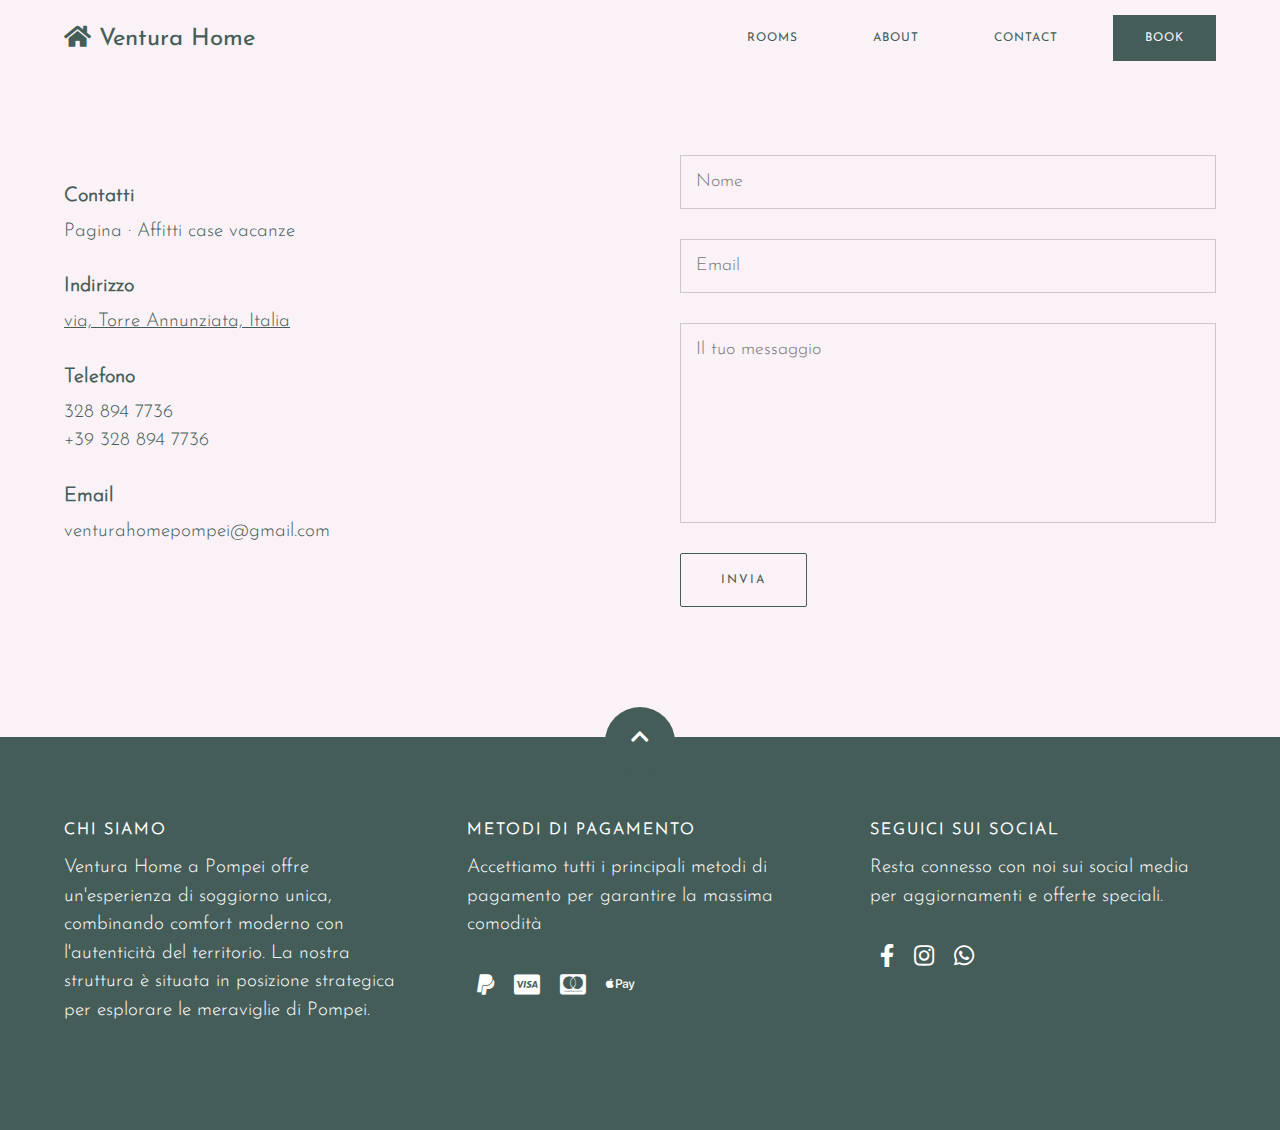
<file: contact.html>
<!DOCTYPE html>
<html lang="en">

<head>
    <meta charset="UTF-8">
    <meta name="viewport" content="width=device-width, initial-scale=1.0">
    <title>Contact - Ventura Home</title>
    <link rel="stylesheet" href="https://cdnjs.cloudflare.com/ajax/libs/font-awesome/5.14.0/css/all.min.css">
    <link rel="stylesheet" href="style.css">
</head>

<body>
    <!-- NAVBAR -->
    <div class="container">
        <nav class="navbar">
            <a class="logo" href="index.html">
                <i class="fas fa-home" style="margin-right: 8px; color: var(--main-color);"></i>Ventura Home
            </a>
            <input type="checkbox" id="check">
            <label for="check">
                <i class="fas fa-bars" id="open"></i>
                <i class="fas fa-times" id="close"></i>
            </label>
            <ul class="nav-list">
                <li class="nav-item"><a href="rooms.html" class="nav-link">Rooms</a></li>
                <li class="nav-item"><a href="about.html" class="nav-link">About</a></li>
                <li class="nav-item"><a href="contact.html" class="nav-link">Contact</a></li>
                <li class="nav-item"><a href="rooms.html" class="nav-link book-btn">Book</a></li>
            </ul>
        </nav>
    </div>

    <!-- CONTACT SECTION -->
    <section id="contact" class="contact">
        <div class="container">
            <div class="row">
                <div class="col-2">
                    <div>
                        <h3>Contatti</h3>
                        <p>Pagina · Affitti case vacanze</p>
                    </div>
                    <div>
                        <h3>Indirizzo</h3>
                        <p><a href="https://www.google.com/maps/dir/?api=1&destination=40.73961,14.47342&authuser=1" target="_blank" style="color:inherit;text-decoration:underline;">via, Torre Annunziata, Italia</a></p>
                    </div>
                    <div>
                        <h3>Telefono</h3>
                        <p>328 894 7736</p>
                        <p>+39 328 894 7736</p>
                    </div>
                    <div>
                        <h3>Email</h3>
                        <p>venturahomepompei@gmail.com</p>
                    </div>
                </div>
                <div class="col-2">
                    <form>
                        <input type="text" placeholder="Nome" required>
                        <input type="email" placeholder="Email" required>
                        <textarea rows="5" cols="20" placeholder="Il tuo messaggio" required></textarea>
                        <button class="btn btn-white">Invia</button>
                    </form>
                </div>
            </div>
        </div>
    </section>

    <!-- FOOTER SECTION -->
    <footer>
        <div class="container">
            <div class="back-to-top">
                <a href="#contact"><i class="fas fa-chevron-up"></i></a>
            </div>
            <div class="footer__content row">
                <div class="col-3">
                    <h4>Chi Siamo</h4>
                    <p>Ventura Home a Pompei offre un'esperienza di soggiorno unica, combinando comfort moderno con l'autenticità del territorio. La nostra struttura è situata in posizione strategica per esplorare le meraviglie di Pompei.</p>
                </div>
                <div class="col-3">
                    <h4>Metodi di Pagamento</h4>
                    <p>Accettiamo tutti i principali metodi di pagamento per garantire la massima comodità</p>
                    <ul class="payment-methods">
                        <li>
                            <a href="#">
                                <i class="fab fa-paypal"></i>
                            </a>
                        </li>
                        <li>
                            <a href="#">
                                <i class="fab fa-cc-visa"></i>
                            </a>
                        </li>
                        <li>
                            <a href="#">
                                <i class="fab fa-cc-mastercard"></i>
                            </a>
                        </li>
                        <li>
                            <a href="#">
                                <i class="fab fa-apple-pay"></i>
                            </a>
                        </li>
                    </ul>
                </div>
                <div class="col-3">
                    <h4>Seguici sui Social</h4>
                    <p>Resta connesso con noi sui social media per aggiornamenti e offerte speciali.</p>
                    <ul class="social-icons">
                        <li>
                            <a href="https://www.facebook.com/share/16snSCF1HB/" target="_blank">
                                <i class="fab fa-facebook-f"></i>
                            </a>
                        </li>
                        <li>
                            <a href="https://www.instagram.com/ventura.home.pompei?igsh=bG5ibWE4ajFhMGQ3" target="_blank">
                                <i class="fab fa-instagram"></i>
                            </a>
                        </li>
                        <li>
                            <a href="https://wa.me/393288947736" target="_blank">
                                <i class="fab fa-whatsapp"></i>
                            </a>
                        </li>
                    </ul>
                </div>
            </div>
        </div>
    </footer>
</body>

</html>
</file>
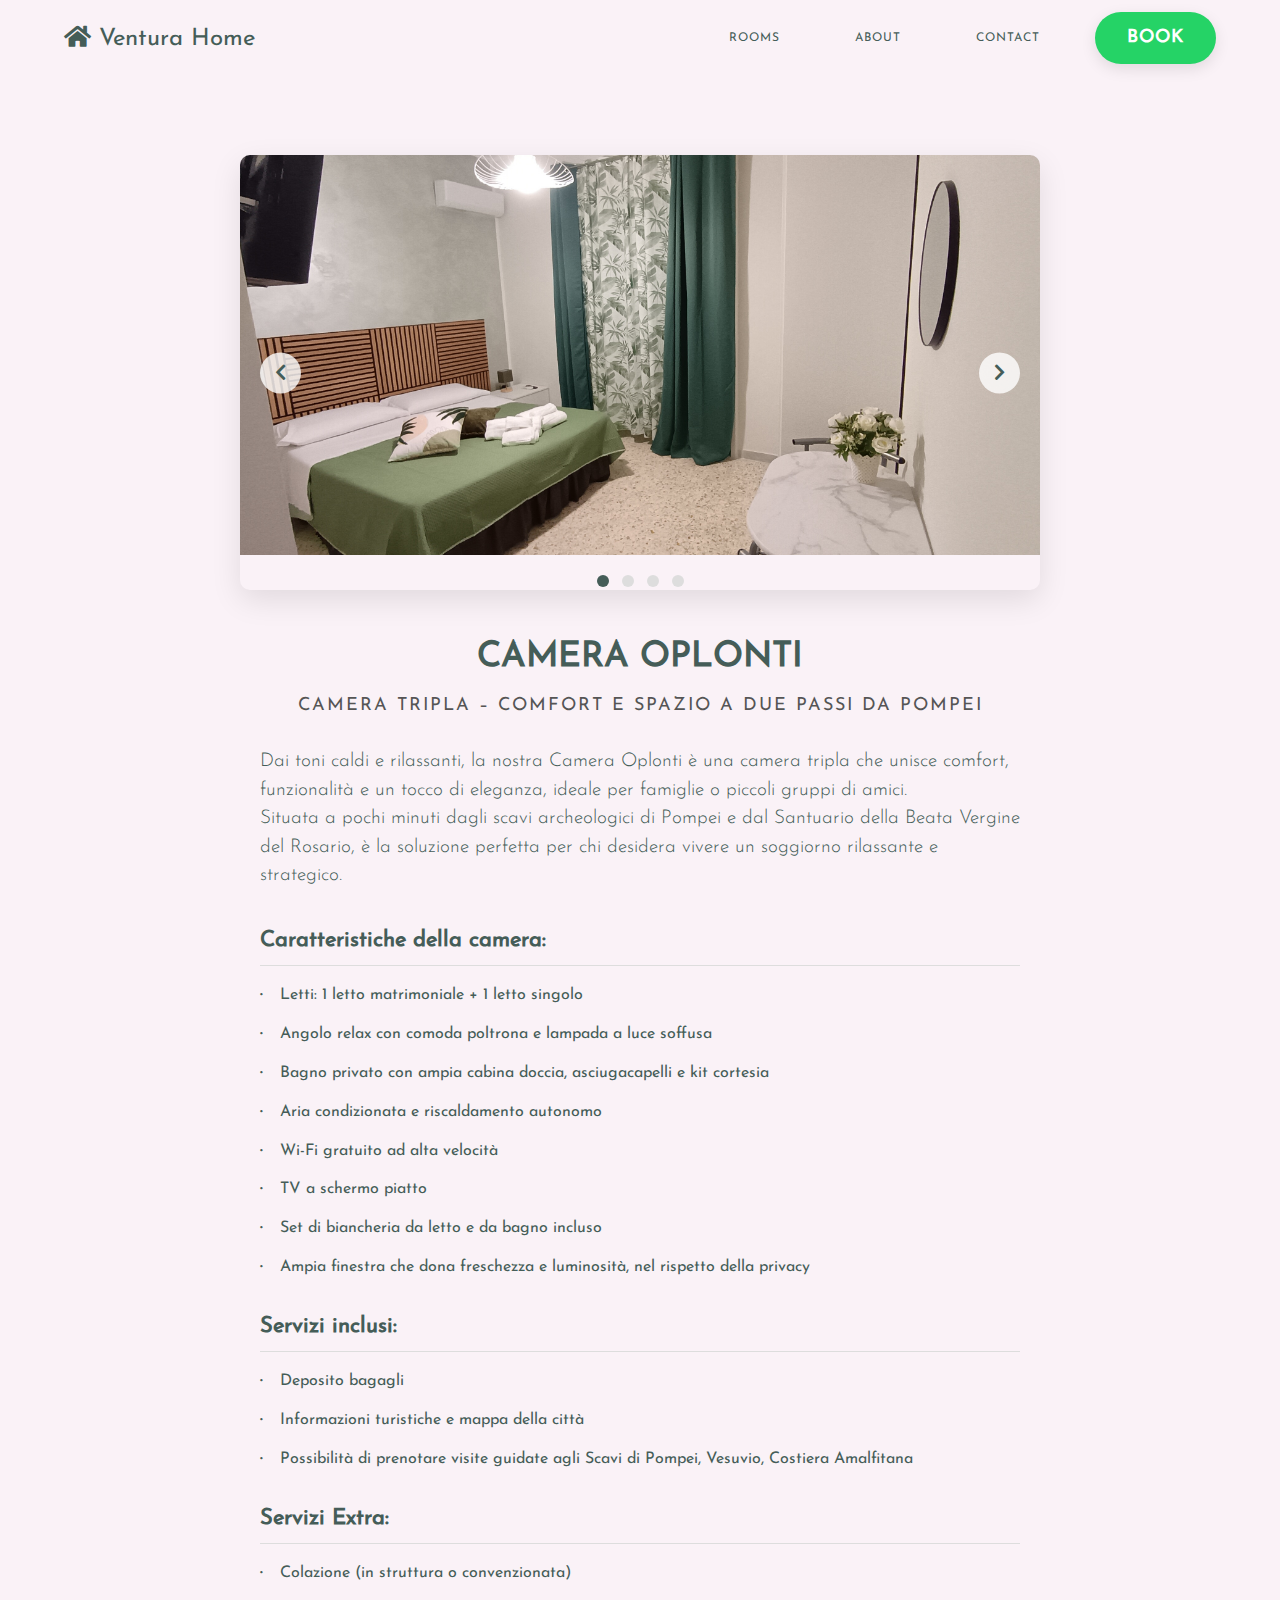
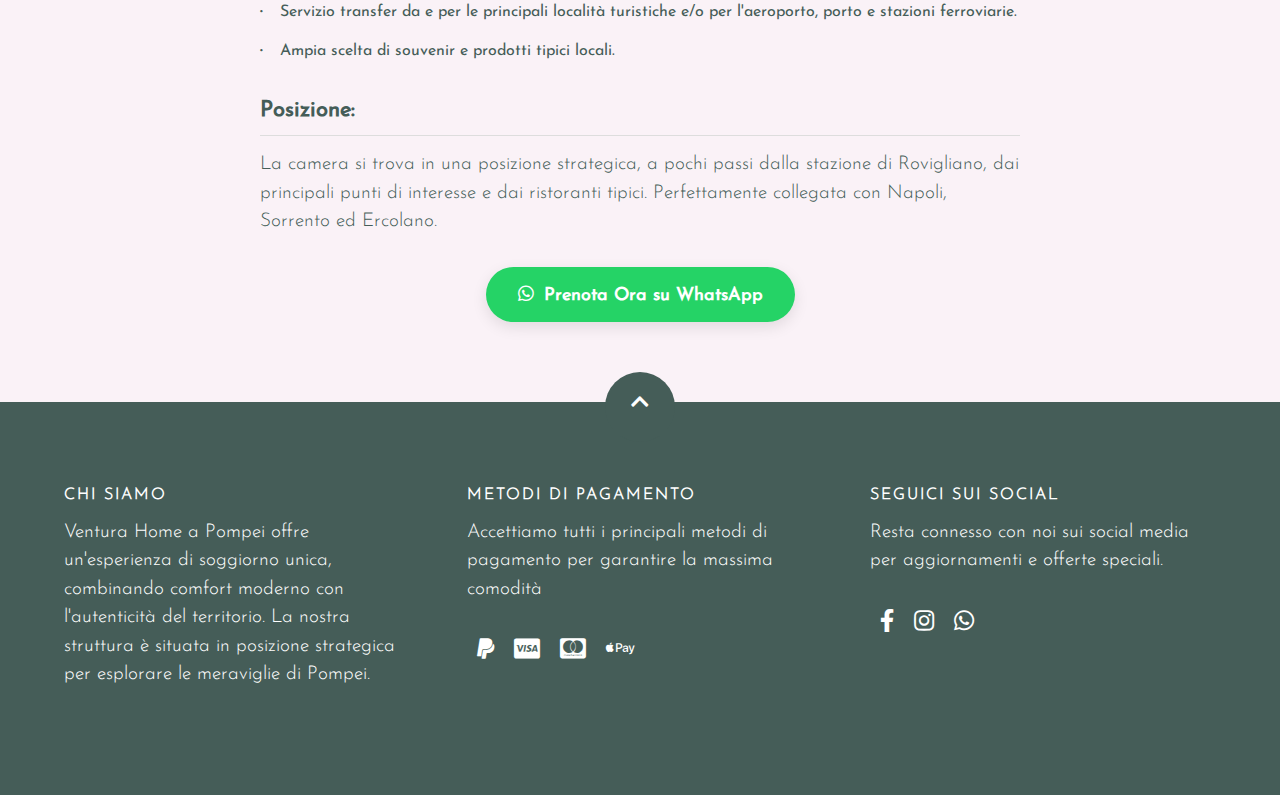
<file: room-detail-1.html>
<!DOCTYPE html>
<html lang="it">

<head>
    <meta charset="UTF-8">
    <meta name="viewport" content="width=device-width, initial-scale=1.0">
    <title>Camera Oplonti - Ventura Home</title>
    <link rel="stylesheet" href="https://cdnjs.cloudflare.com/ajax/libs/font-awesome/5.14.0/css/all.min.css">
    <link rel="stylesheet" href="style.css">
    <style>
        /* Assicuriamo che il menu desktop funzioni correttamente */
        @media screen and (min-width: 901px) {
            label { display: none !important; }
            .nav-list {
                display: flex !important;
                position: static !important;
                flex-direction: row !important;
                background-color: transparent !important;
                height: auto !important;
                width: auto !important;
                align-items: center !important;
            }
            .nav-item:not(:last-child) { margin-right: 3.5rem !important; }
        }

        /* Stili per il carosello delle immagini */
        .room-detail {
            padding: 80px 0;
            background-color: var(--white-pinkish-color);
        }

        .carousel-container {
            position: relative;
            max-width: 800px;
            margin: 0 auto 50px;
            border-radius: 10px;
            overflow: hidden;
            box-shadow: 0 10px 30px rgba(0, 0, 0, 0.1);
        }

        .carousel {
            position: relative;
            width: 100%;
            height: 400px;
        }

        .carousel-slide {
            display: none;
            width: 100%;
            height: 100%;
        }

        .carousel-slide.active {
            display: block;
        }

        .carousel-slide img {
            width: 100%;
            height: 100%;
            object-fit: cover;
        }

        .carousel-nav {
            position: absolute;
            top: 50%;
            transform: translateY(-50%);
            background: rgba(255, 255, 255, 0.8);
            border: none;
            padding: 10px 15px;
            cursor: pointer;
            font-size: 18px;
            color: var(--main-color);
            border-radius: 50%;
            transition: all 0.3s ease;
        }

        .carousel-nav:hover {
            background: rgba(255, 255, 255, 1);
            transform: translateY(-50%) scale(1.1);
        }

        .carousel-prev {
            left: 20px;
        }

        .carousel-next {
            right: 20px;
        }

        .carousel-dots {
            text-align: center;
            margin-top: 20px;
        }

        .dot {
            display: inline-block;
            width: 12px;
            height: 12px;
            border-radius: 50%;
            background: #ddd;
            margin: 0 5px;
            cursor: pointer;
            transition: all 0.3s ease;
        }

        .dot.active {
            background: var(--main-color);
        }

        .room-detail-content {
            max-width: 800px;
            margin: 0 auto;
            color: var(--main-color);
            text-align: center;
        }

        .room-detail-content h1 {
            font-size: 3.5rem;
            margin-bottom: 10px;
            color: var(--main-color);
            text-transform: uppercase;
        }
        
        .room-detail-content h2 {
            font-size: 1.8rem;
            font-weight: 300;
            color: #555;
            margin-bottom: 30px;
        }

        .room-description, .room-info-section {
            font-size: 1.6rem;
            line-height: 1.8;
            margin-bottom: 30px;
            text-align: left;
            padding: 0 20px;
        }

        .room-info-section h3 {
            font-size: 2.2rem;
            margin-top: 25px;
            margin-bottom: 15px;
            padding-bottom: 5px;
            border-bottom: 1px solid #ddd;
        }

        .room-info-section ul {
            list-style: none;
            padding-left: 0;
        }

        .room-info-section ul li {
            margin-bottom: 10px;
            padding-left: 20px;
            position: relative;
        }
        
        .room-info-section ul li::before {
            content: '·';
            position: absolute;
            left: 0;
            font-weight: bold;
            color: var(--main-color);
        }
        
        /* Stili per il pulsante WhatsApp */
        .book-btn {
             /* Stili globali già presenti nel tuo file CSS */
             display: inline-block;
             padding: 15px 30px;
             background-color: #25d366;
             color: white;
             text-decoration: none;
             border-radius: 50px;
             font-size: 1.8rem;
             font-weight: bold;
             transition: all 0.3s ease;
             box-shadow: 0 5px 15px rgba(0, 0, 0, 0.1);
        }

        .book-btn:hover {
            background: #128c7e;
            transform: translateY(-3px);
            box-shadow: 0 10px 20px rgba(0, 0, 0, 0.2);
        }

        .book-btn i {
            margin-right: 10px;
        }

        @media (max-width: 768px) {
            .carousel {
                height: 250px;
            }
            
            .room-detail-content h1 {
                font-size: 2.5rem;
            }
            
            .carousel-nav {
                padding: 8px 12px;
                font-size: 16px;
            }
        }
    </style>
</head>

<body>
    <div class="container">
        <nav class="navbar">
            <a class="logo" href="index.html">
                <i class="fas fa-home" style="margin-right: 8px; color: var(--main-color);"></i>Ventura Home
            </a>
            <input type="checkbox" id="check">
            <label for="check">
                <i class="fas fa-bars" id="open"></i>
                <i class="fas fa-times" id="close"></i>
            </label>
            <ul class="nav-list">
                <li class="nav-item"><a href="rooms.html" class="nav-link">Rooms</a></li>
                <li class="nav-item"><a href="about.html" class="nav-link">About</a></li>
                <li class="nav-item"><a href="contact.html" class="nav-link">Contact</a></li>
                <li class="nav-item"><a href="rooms.html" class="nav-link book-btn">Book</a></li>
            </ul>
        </nav>
    </div>

    <section class="room-detail">
        <div class="container">
            <div class="carousel-container">
                <div class="carousel">
                    <div class="carousel-slide active">
                        <img src="images/oplonti/IMG_20250730_203526.jpg" alt="Camera Oplonti - Vista principale">
                    </div>
                    <div class="carousel-slide">
                        <img src="images/oplonti/IMG_20250730_203536.jpg" alt="Camera Oplonti - Dettaglio letto">
                    </div>
                    <div class="carousel-slide">
                        <img src="images/oplonti/IMG-20250815-WA0038.jpg" alt="Camera Oplonti - Bagno">
                    </div>
                    <div class="carousel-slide">
                        <img src="images/oplonti/IMG-20250815-WA0057.jpg" alt="Camera Oplonti - Area relax">
                    </div>
                </div>
                <button class="carousel-nav carousel-prev" onclick="changeSlide(-1)">
                    <i class="fas fa-chevron-left"></i>
                </button>
                <button class="carousel-nav carousel-next" onclick="changeSlide(1)">
                    <i class="fas fa-chevron-right"></i>
                </button>
                <div class="carousel-dots">
                    <span class="dot active" onclick="currentSlide(1)"></span>
                    <span class="dot" onclick="currentSlide(2)"></span>
                    <span class="dot" onclick="currentSlide(3)"></span>
                    <span class="dot" onclick="currentSlide(4)"></span>
                </div>
            </div>

            <div class="room-detail-content">
                <h1>Camera Oplonti</h1>
                <h2>Camera Tripla – Comfort e Spazio a due passi da Pompei</h2>
                
                <div class="room-description">
                    <p>Dai toni caldi e rilassanti, la nostra Camera Oplonti è una camera tripla che unisce comfort, funzionalità e un tocco di eleganza, ideale per famiglie o piccoli gruppi di amici.</p>
                    <p>Situata a pochi minuti dagli scavi archeologici di Pompei e dal Santuario della Beata Vergine del Rosario, è la soluzione perfetta per chi desidera vivere un soggiorno rilassante e strategico.</p>
                </div>
                
                <div class="room-info-section">
                    <h3>Caratteristiche della camera:</h3>
                    <ul>
                        <li>Letti: 1 letto matrimoniale + 1 letto singolo</li>
                        <li>Angolo relax con comoda poltrona e lampada a luce soffusa</li>
                        <li>Bagno privato con ampia cabina doccia, asciugacapelli e kit cortesia</li>
                        <li>Aria condizionata e riscaldamento autonomo</li>
                        <li>Wi-Fi gratuito ad alta velocità</li>
                        <li>TV a schermo piatto</li>
                        <li>Set di biancheria da letto e da bagno incluso</li>
                        <li>Ampia finestra che dona freschezza e luminosità, nel rispetto della privacy</li>
                    </ul>

                    <h3>Servizi inclusi:</h3>
                    <ul>
                        <li>Deposito bagagli</li>
                        <li>Informazioni turistiche e mappa della città</li>
                        <li>Possibilità di prenotare visite guidate agli Scavi di Pompei, Vesuvio, Costiera Amalfitana</li>
                    </ul>

                    <h3>Servizi Extra:</h3>
                    <ul>
                        <li>Colazione (in struttura o convenzionata)</li>
                        <li>Servizio transfer da e per le principali località turistiche e/o per l'aeroporto, porto e stazioni ferroviarie.</li>
                        <li>Ampia scelta di souvenir e prodotti tipici locali.</li>
                    </ul>

                    <h3>Posizione:</h3>
                    <p>La camera si trova in una posizione strategica, a pochi passi dalla stazione di Rovigliano, dai principali punti di interesse e dai ristoranti tipici. Perfettamente collegata con Napoli, Sorrento ed Ercolano.</p>
                </div>

                <a href="https://wa.me/393123456789?text=Ciao! Vorrei prenotare la Camera Oplonti per le seguenti date:" class="book-btn" target="_blank">
                    <i class="fab fa-whatsapp"></i>Prenota Ora su WhatsApp
                </a>
            </div>
        </div>
    </section>

    <footer>
        <div class="container">
            <div class="back-to-top">
                <a href="#"><i class="fas fa-chevron-up"></i></a>
            </div>
            <div class="footer__content row">
                <div class="col-3">
                    <h4>Chi Siamo</h4>
                    <p>Ventura Home a Pompei offre un'esperienza di soggiorno unica, combinando comfort moderno con l'autenticità del territorio. La nostra struttura è situata in posizione strategica per esplorare le meraviglie di Pompei.</p>
                </div>
                <div class="col-3">
                    <h4>Metodi di Pagamento</h4>
                    <p>Accettiamo tutti i principali metodi di pagamento per garantire la massima comodità</p>
                    <ul class="payment-methods">
                        <li><a href="#"><i class="fab fa-paypal"></i></a></li>
                        <li><a href="#"><i class="fab fa-cc-visa"></i></a></li>
                        <li><a href="#"><i class="fab fa-cc-mastercard"></i></a></li>
                        <li><a href="#"><i class="fab fa-apple-pay"></i></a></li>
                    </ul>
                </div>
                <div class="col-3">
                    <h4>Seguici sui Social</h4>
                    <p>Resta connesso con noi sui social media per aggiornamenti e offerte speciali.</p>
                    <ul class="social-icons">
                        <li><a href="https://www.facebook.com/share/16snSCF1HB/" target="_blank"><i class="fab fa-facebook-f"></i></a></li>
                        <li><a href="https://www.instagram.com/ventura.home.pompei?igsh=bG5ibWE4ajFhMGQ3" target="_blank"><i class="fab fa-instagram"></i></a></li>
                        <li><a href="https://wa.me/393288947736" target="_blank"><i class="fab fa-whatsapp"></i></a></li>
                    </ul>
                </div>
            </div>
        </div>
    </footer>

    <script>
        let slideIndex = 1;

        function changeSlide(n) {
            showSlide(slideIndex += n);
        }

        function currentSlide(n) {
            showSlide(slideIndex = n);
        }

        function showSlide(n) {
            let slides = document.querySelectorAll('.carousel-slide');
            let dots = document.querySelectorAll('.dot');
            
            if (n > slides.length) {
                slideIndex = 1;
            }
            if (n < 1) {
                slideIndex = slides.length;
            }
            
            slides.forEach(slide => slide.classList.remove('active'));
            dots.forEach(dot => dot.classList.remove('active'));
            
            slides[slideIndex - 1].classList.add('active');
            dots[slideIndex - 1].classList.add('active');
        }

        // Auto-slide ogni 5 secondi
        setInterval(() => {
            changeSlide(1);
        }, 5000);
    </script>
</body>

</html>
</file>
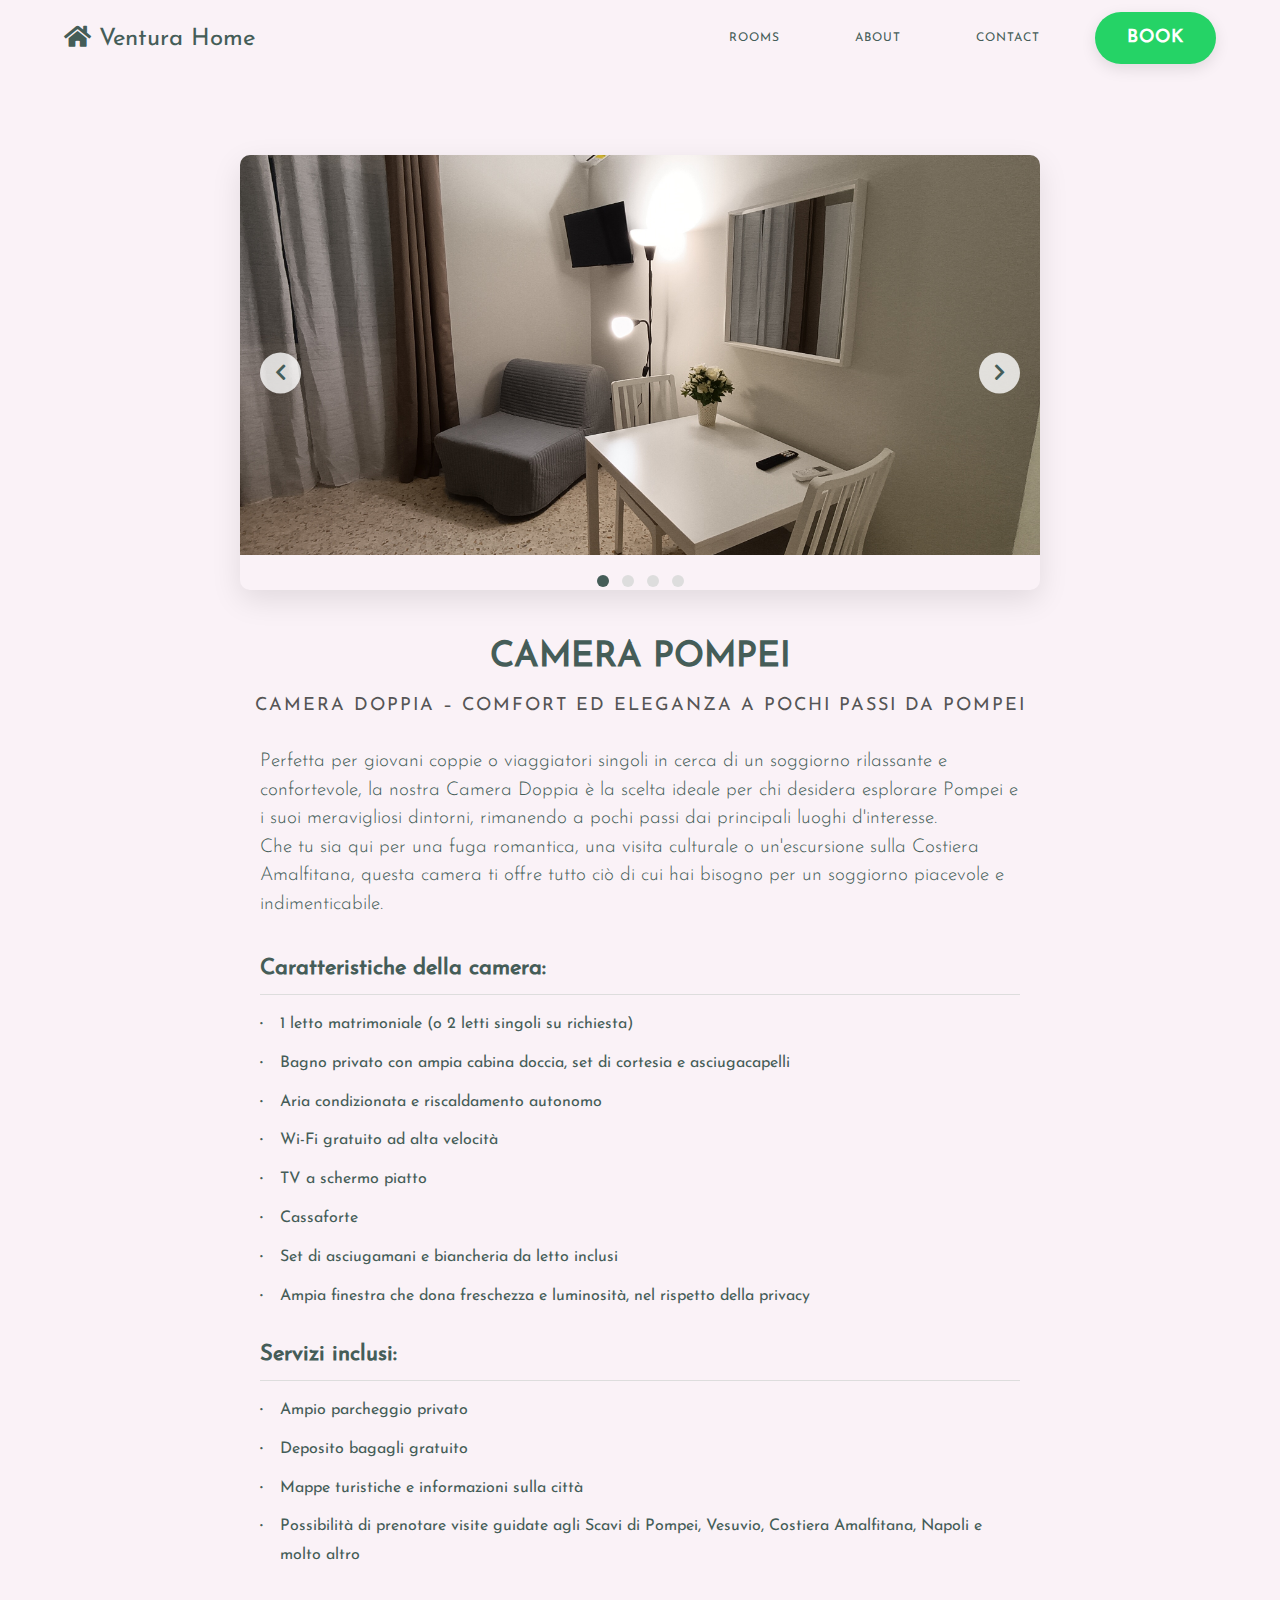
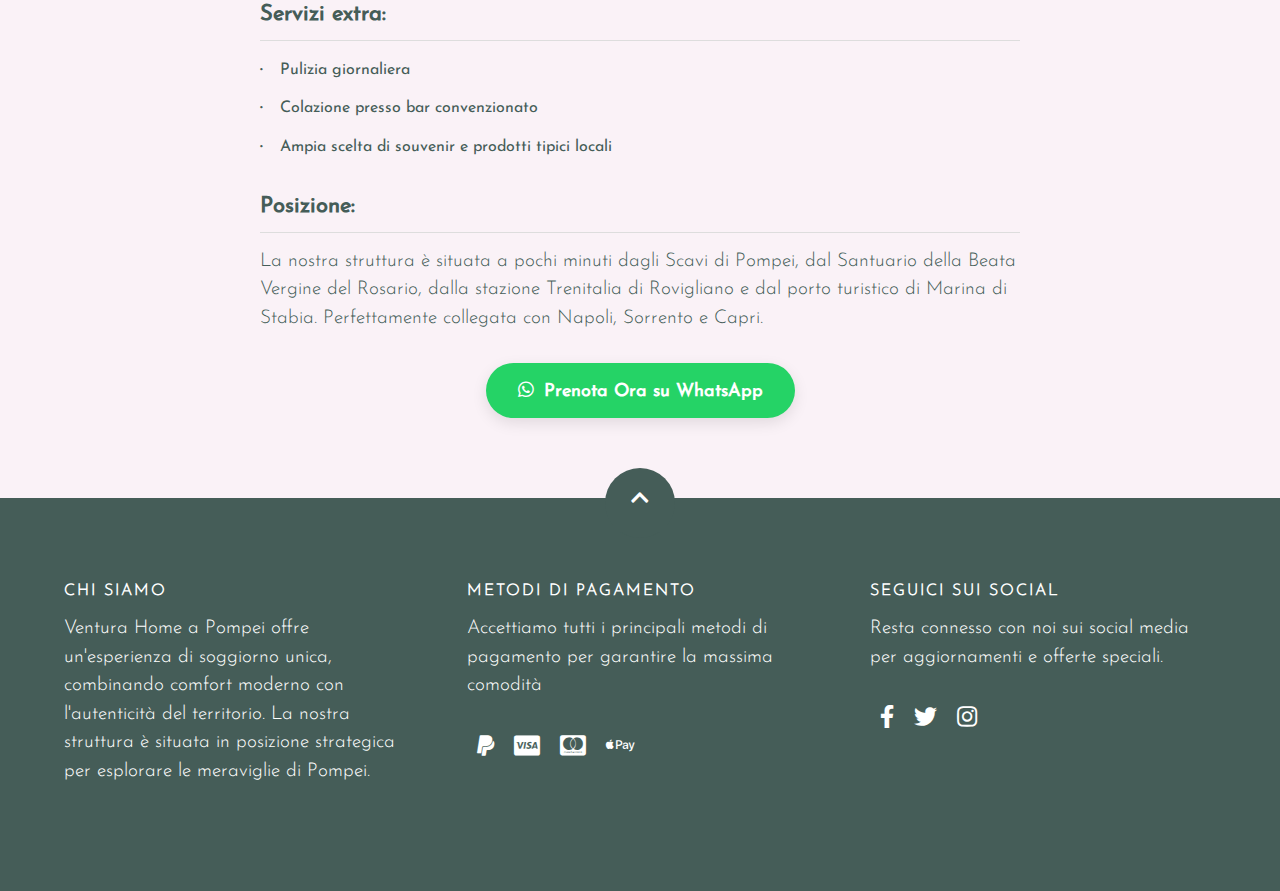
<file: room-detail-2.html>
<!DOCTYPE html>
<html lang="it">

<head>
    <meta charset="UTF-8">
    <meta name="viewport" content="width=device-width, initial-scale=1.0">
    <title>Camera Pompei - Ventura Home</title>
    <link rel="stylesheet" href="https://cdnjs.cloudflare.com/ajax/libs/font-awesome/5.14.0/css/all.min.css">
    <link rel="stylesheet" href="style.css">
    <style>
        /* Assicuriamo che il menu desktop funzioni correttamente */
        @media screen and (min-width: 901px) {
            label { display: none !important; }
            .nav-list {
                display: flex !important;
                position: static !important;
                flex-direction: row !important;
                background-color: transparent !important;
                height: auto !important;
                width: auto !important;
                align-items: center !important;
            }
            .nav-item:not(:last-child) { margin-right: 3.5rem !important; }
        }

        /* Stili per il carosello delle immagini */
        .room-detail {
            padding: 80px 0;
            background-color: var(--white-pinkish-color);
        }

        .carousel-container {
            position: relative;
            max-width: 800px;
            margin: 0 auto 50px;
            border-radius: 10px;
            overflow: hidden;
            box-shadow: 0 10px 30px rgba(0, 0, 0, 0.1);
        }

        .carousel {
            position: relative;
            width: 100%;
            height: 400px;
        }

        .carousel-slide {
            display: none;
            width: 100%;
            height: 100%;
        }

        .carousel-slide.active {
            display: block;
        }

        .carousel-slide img {
            width: 100%;
            height: 100%;
            object-fit: cover;
        }

        .carousel-nav {
            position: absolute;
            top: 50%;
            transform: translateY(-50%);
            background: rgba(255, 255, 255, 0.8);
            border: none;
            padding: 10px 15px;
            cursor: pointer;
            font-size: 18px;
            color: var(--main-color);
            border-radius: 50%;
            transition: all 0.3s ease;
        }

        .carousel-nav:hover {
            background: rgba(255, 255, 255, 1);
            transform: translateY(-50%) scale(1.1);
        }

        .carousel-prev {
            left: 20px;
        }

        .carousel-next {
            right: 20px;
        }

        .carousel-dots {
            text-align: center;
            margin-top: 20px;
        }

        .dot {
            display: inline-block;
            width: 12px;
            height: 12px;
            border-radius: 50%;
            background: #ddd;
            margin: 0 5px;
            cursor: pointer;
            transition: all 0.3s ease;
        }

        .dot.active {
            background: var(--main-color);
        }

        .room-detail-content {
            max-width: 800px;
            margin: 0 auto;
            color: var(--main-color);
            text-align: center;
        }

        .room-detail-content h1 {
            font-size: 3.5rem;
            margin-bottom: 10px;
            color: var(--main-color);
            text-transform: uppercase;
        }
        
        .room-detail-content h2 {
            font-size: 1.8rem;
            font-weight: 300;
            color: #555;
            margin-bottom: 30px;
        }

        .room-description, .room-info-section {
            font-size: 1.6rem;
            line-height: 1.8;
            margin-bottom: 30px;
            text-align: left;
            padding: 0 20px;
        }

        .room-info-section h3 {
            font-size: 2.2rem;
            margin-top: 25px;
            margin-bottom: 15px;
            padding-bottom: 5px;
            border-bottom: 1px solid #ddd;
        }

        .room-info-section ul {
            list-style: none;
            padding-left: 0;
        }

        .room-info-section ul li {
            margin-bottom: 10px;
            padding-left: 20px;
            position: relative;
        }
        
        .room-info-section ul li::before {
            content: '·';
            position: absolute;
            left: 0;
            font-weight: bold;
            color: var(--main-color);
        }
        
        /* Stili per il pulsante WhatsApp */
        .book-btn {
             /* Stili globali già presenti nel tuo file CSS */
             display: inline-block;
             padding: 15px 30px;
             background-color: #25d366;
             color: white;
             text-decoration: none;
             border-radius: 50px;
             font-size: 1.8rem;
             font-weight: bold;
             transition: all 0.3s ease;
             box-shadow: 0 5px 15px rgba(0, 0, 0, 0.1);
        }

        .book-btn:hover {
            background: #128c7e;
            transform: translateY(-3px);
            box-shadow: 0 10px 20px rgba(0, 0, 0, 0.2);
        }

        .book-btn i {
            margin-right: 10px;
        }

        @media (max-width: 768px) {
            .carousel {
                height: 250px;
            }
            
            .room-detail-content h1 {
                font-size: 2.5rem;
            }
            
            .carousel-nav {
                padding: 8px 12px;
                font-size: 16px;
            }
        }
    </style>
</head>

<body>
    <div class="container">
        <nav class="navbar">
            <a class="logo" href="index.html">
                <i class="fas fa-home" style="margin-right: 8px; color: var(--main-color);"></i>Ventura Home
            </a>
            <input type="checkbox" id="check">
            <label for="check">
                <i class="fas fa-bars" id="open"></i>
                <i class="fas fa-times" id="close"></i>
            </label>
            <ul class="nav-list">
                <li class="nav-item"><a href="rooms.html" class="nav-link">Rooms</a></li>
                <li class="nav-item"><a href="about.html" class="nav-link">About</a></li>
                <li class="nav-item"><a href="contact.html" class="nav-link">Contact</a></li>
                <li class="nav-item"><a href="rooms.html" class="nav-link book-btn">Book</a></li>
            </ul>
        </nav>
    </div>

    <section class="room-detail">
        <div class="container">
            <div class="carousel-container">
                <div class="carousel">
                    <div class="carousel-slide active">
                        <img src="images/pompei/IMG_20250730_203626.jpg" alt="Camera Pompei - Vista principale">
                    </div>
                    <div class="carousel-slide">
                        <img src="images/pompei/IMG_20250730_203646.jpg" alt="Camera Pompei - Dettaglio">
                    </div>
                    <div class="carousel-slide">
                        <img src="images/pompei/IMG-20250815-WA0053(1).jpg" alt="Camera Pompei - Bagno">
                    </div>
                </div>
                <button class="carousel-nav carousel-prev" onclick="changeSlide(-1)">
                    <i class="fas fa-chevron-left"></i>
                </button>
                <button class="carousel-nav carousel-next" onclick="changeSlide(1)">
                    <i class="fas fa-chevron-right"></i>
                </button>
                <div class="carousel-dots">
                    <span class="dot active" onclick="currentSlide(1)"></span>
                    <span class="dot" onclick="currentSlide(2)"></span>
                    <span class="dot" onclick="currentSlide(3)"></span>
                    <span class="dot" onclick="currentSlide(4)"></span>
                </div>
            </div>

            <div class="room-detail-content">
                <h1>Camera Pompei</h1>
                <h2>Camera Doppia – Comfort ed Eleganza a pochi passi da Pompei</h2>
                
                <div class="room-description">
                    <p>Perfetta per giovani coppie o viaggiatori singoli in cerca di un soggiorno rilassante e confortevole, la nostra Camera Doppia è la scelta ideale per chi desidera esplorare Pompei e i suoi meravigliosi dintorni, rimanendo a pochi passi dai principali luoghi d'interesse.</p>
                    <p>Che tu sia qui per una fuga romantica, una visita culturale o un'escursione sulla Costiera Amalfitana, questa camera ti offre tutto ciò di cui hai bisogno per un soggiorno piacevole e indimenticabile.</p>
                </div>

                <div class="room-info-section">
                    <h3>Caratteristiche della camera:</h3>
                    <ul>
                        <li>1 letto matrimoniale (o 2 letti singoli su richiesta)</li>
                        <li>Bagno privato con ampia cabina doccia, set di cortesia e asciugacapelli</li>
                        <li>Aria condizionata e riscaldamento autonomo</li>
                        <li>Wi-Fi gratuito ad alta velocità</li>
                        <li>TV a schermo piatto</li>
                        <li>Cassaforte</li>
                        <li>Set di asciugamani e biancheria da letto inclusi</li>
                        <li>Ampia finestra che dona freschezza e luminosità, nel rispetto della privacy</li>
                    </ul>

                    <h3>Servizi inclusi:</h3>
                    <ul>
                        <li>Ampio parcheggio privato</li>
                        <li>Deposito bagagli gratuito</li>
                        <li>Mappe turistiche e informazioni sulla città</li>
                        <li>Possibilità di prenotare visite guidate agli Scavi di Pompei, Vesuvio, Costiera Amalfitana, Napoli e molto altro</li>
                    </ul>

                    <h3>Servizi extra:</h3>
                    <ul>
                        <li>Pulizia giornaliera</li>
                        <li>Colazione presso bar convenzionato</li>
                        <li>Ampia scelta di souvenir e prodotti tipici locali</li>
                    </ul>
                    
                    <h3>Posizione:</h3>
                    <p>La nostra struttura è situata a pochi minuti dagli Scavi di Pompei, dal Santuario della Beata Vergine del Rosario, dalla stazione Trenitalia di Rovigliano e dal porto turistico di Marina di Stabia. Perfettamente collegata con Napoli, Sorrento e Capri.</p>
                </div>

                <a href="https://wa.me/393123456789?text=Ciao! Vorrei prenotare la Camera Pompei per le seguenti date:" class="book-btn" target="_blank">
                    <i class="fab fa-whatsapp"></i>Prenota Ora su WhatsApp
                </a>
            </div>
        </div>
    </section>

    <footer>
        <div class="container">
            <div class="back-to-top">
                <a href="#"><i class="fas fa-chevron-up"></i></a>
            </div>
            <div class="footer__content row">
                <div class="col-3">
                    <h4>Chi Siamo</h4>
                    <p>Ventura Home a Pompei offre un'esperienza di soggiorno unica, combinando comfort moderno con l'autenticità del territorio. La nostra struttura è situata in posizione strategica per esplorare le meraviglie di Pompei.</p>
                </div>
                <div class="col-3">
                    <h4>Metodi di Pagamento</h4>
                    <p>Accettiamo tutti i principali metodi di pagamento per garantire la massima comodità</p>
                    <ul class="payment-methods">
                        <li><a href="#"><i class="fab fa-paypal"></i></a></li>
                        <li><a href="#"><i class="fab fa-cc-visa"></i></a></li>
                        <li><a href="#"><i class="fab fa-cc-mastercard"></i></a></li>
                        <li><a href="#"><i class="fab fa-apple-pay"></i></a></li>
                    </ul>
                </div>
                <div class="col-3">
                    <h4>Seguici sui Social</h4>
                    <p>Resta connesso con noi sui social media per aggiornamenti e offerte speciali.</p>
                    <ul class="social-icons">
                        <li><a href="#"><i class="fab fa-facebook-f"></i></a></li>
                        <li><a href="#"><i class="fab fa-twitter"></i></a></li>
                        <li><a href="#"><i class="fab fa-instagram"></i></a></li>
                        <li><a href="#"><i class="fab fa-tripadvisor"></i></a></li>
                    </ul>
                </div>
            </div>
        </div>
    </footer>

    <script>
        let slideIndex = 1;

        function changeSlide(n) {
            showSlide(slideIndex += n);
        }

        function currentSlide(n) {
            showSlide(slideIndex = n);
        }

        function showSlide(n) {
            let slides = document.querySelectorAll('.carousel-slide');
            let dots = document.querySelectorAll('.dot');
            
            if (n > slides.length) {
                slideIndex = 1;
            }
            if (n < 1) {
                slideIndex = slides.length;
            }
            
            slides.forEach(slide => slide.classList.remove('active'));
            dots.forEach(dot => dot.classList.remove('active'));
            
            slides[slideIndex - 1].classList.add('active');
            dots[slideIndex - 1].classList.add('active');
        }

        // Auto-slide ogni 5 secondi
        setInterval(() => {
            changeSlide(1);
        }, 5000);
    </script>
</body>

</html>
</file>
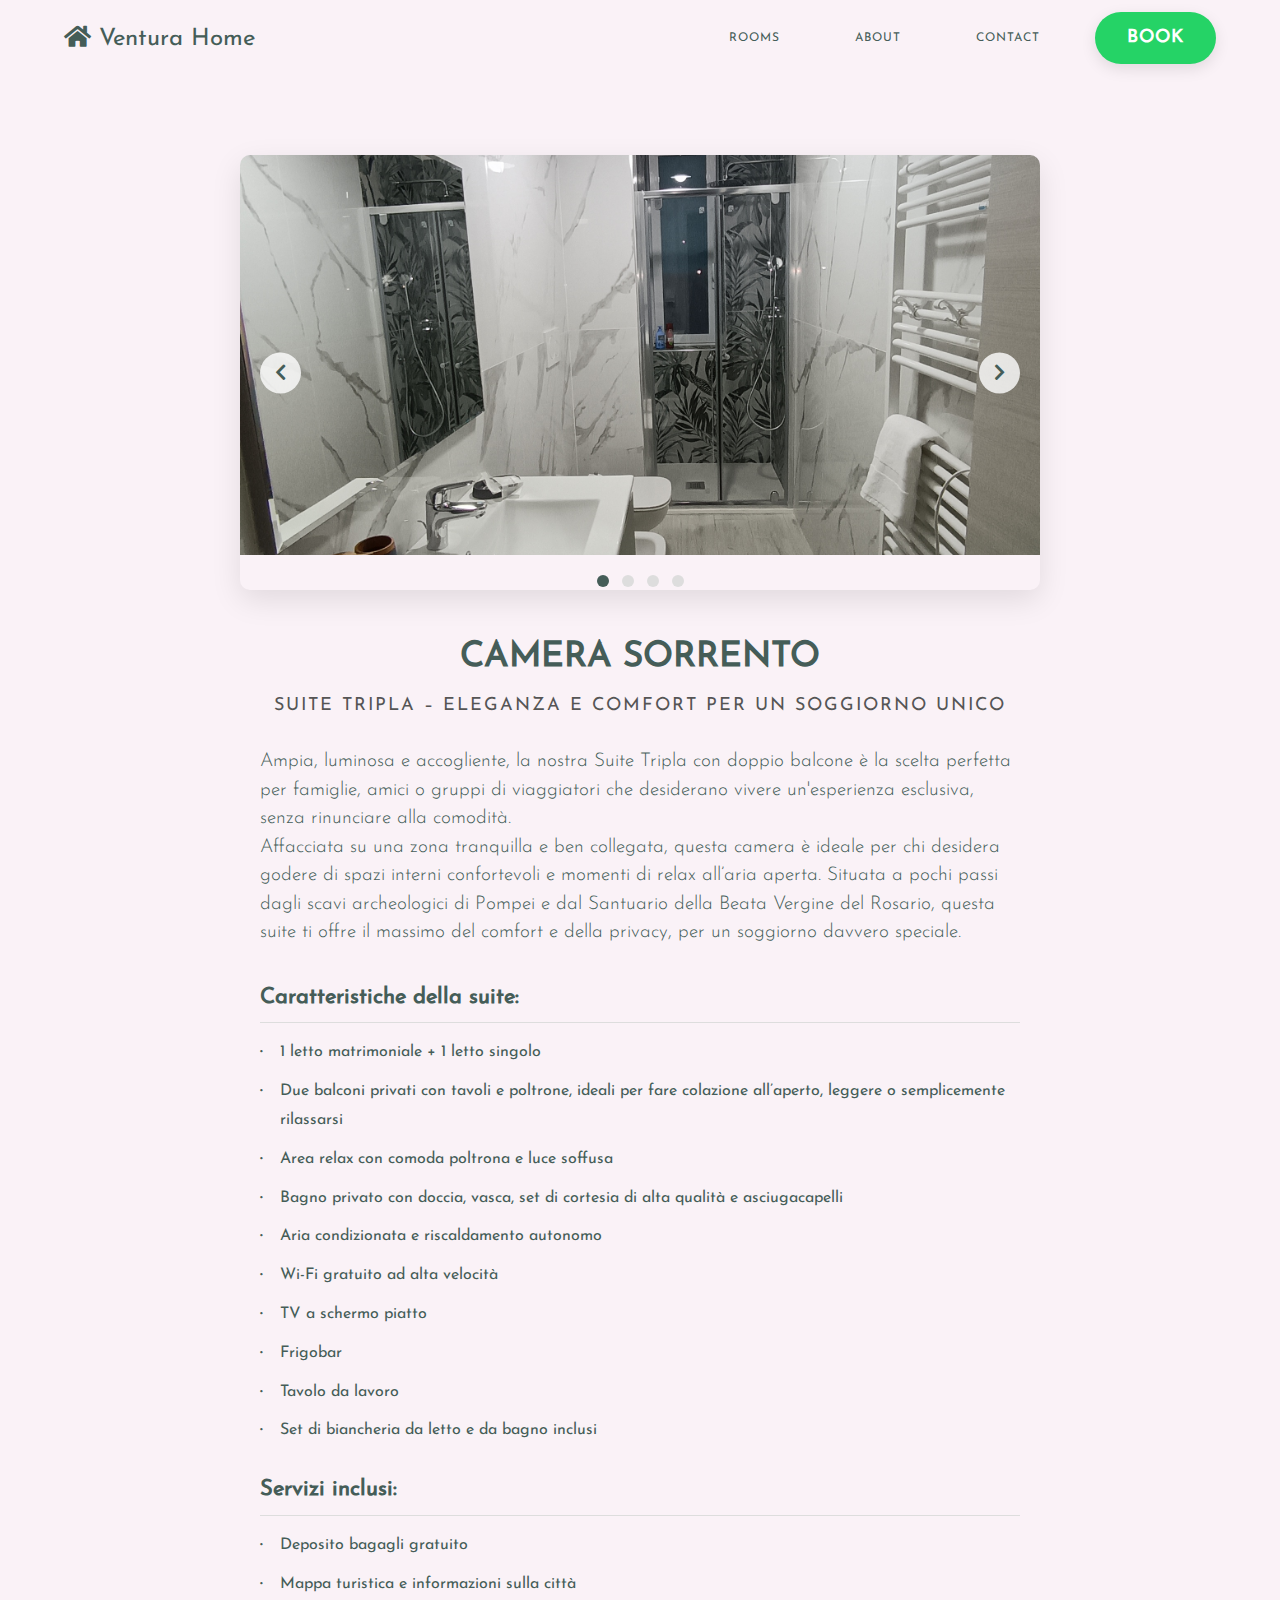
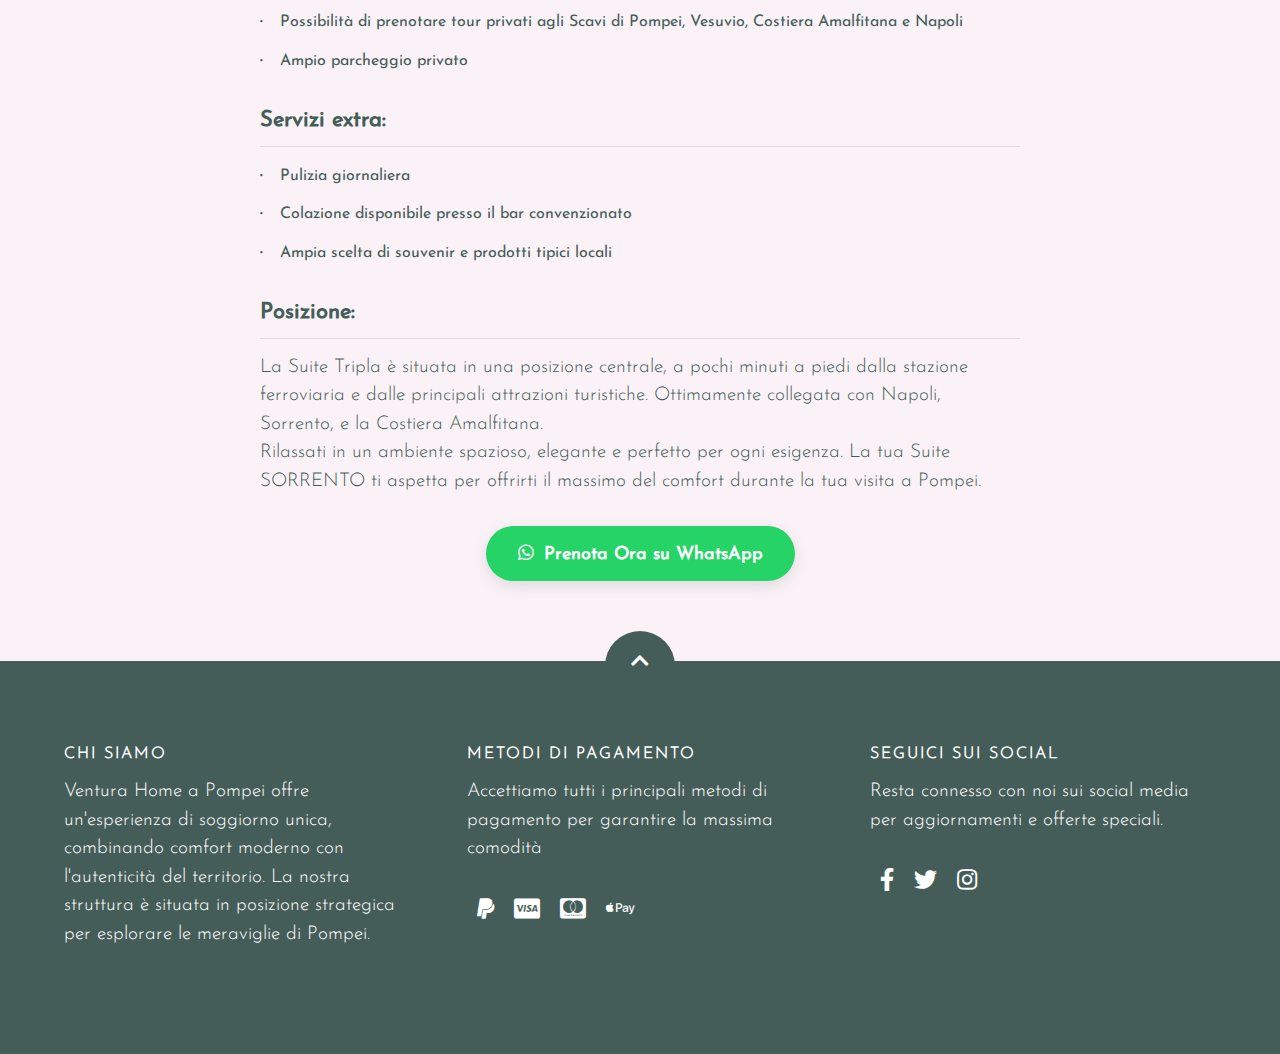
<file: room-detail-3.html>
<!DOCTYPE html>
<html lang="it">

<head>
    <meta charset="UTF-8">
    <meta name="viewport" content="width=device-width, initial-scale=1.0">
    <title>Camera Sorrento - Ventura Home</title>
    <link rel="stylesheet" href="https://cdnjs.cloudflare.com/ajax/libs/font-awesome/5.14.0/css/all.min.css">
    <link rel="stylesheet" href="style.css">
    <style>
        /* Assicuriamo che il menu desktop funzioni correttamente */
        @media screen and (min-width: 901px) {
            label { display: none !important; }
            .nav-list {
                display: flex !important;
                position: static !important;
                flex-direction: row !important;
                background-color: transparent !important;
                height: auto !important;
                width: auto !important;
                align-items: center !important;
            }
            .nav-item:not(:last-child) { margin-right: 3.5rem !important; }
        }

        /* Stili per il carosello delle immagini */
        .room-detail {
            padding: 80px 0;
            background-color: var(--white-pinkish-color);
        }

        .carousel-container {
            position: relative;
            max-width: 800px;
            margin: 0 auto 50px;
            border-radius: 10px;
            overflow: hidden;
            box-shadow: 0 10px 30px rgba(0, 0, 0, 0.1);
        }

        .carousel {
            position: relative;
            width: 100%;
            height: 400px;
        }

        .carousel-slide {
            display: none;
            width: 100%;
            height: 100%;
        }

        .carousel-slide.active {
            display: block;
        }

        .carousel-slide img {
            width: 100%;
            height: 100%;
            object-fit: cover;
        }

        .carousel-nav {
            position: absolute;
            top: 50%;
            transform: translateY(-50%);
            background: rgba(255, 255, 255, 0.8);
            border: none;
            padding: 10px 15px;
            cursor: pointer;
            font-size: 18px;
            color: var(--main-color);
            border-radius: 50%;
            transition: all 0.3s ease;
        }

        .carousel-nav:hover {
            background: rgba(255, 255, 255, 1);
            transform: translateY(-50%) scale(1.1);
        }

        .carousel-prev {
            left: 20px;
        }

        .carousel-next {
            right: 20px;
        }

        .carousel-dots {
            text-align: center;
            margin-top: 20px;
        }

        .dot {
            display: inline-block;
            width: 12px;
            height: 12px;
            border-radius: 50%;
            background: #ddd;
            margin: 0 5px;
            cursor: pointer;
            transition: all 0.3s ease;
        }

        .dot.active {
            background: var(--main-color);
        }

        .room-detail-content {
            max-width: 800px;
            margin: 0 auto;
            color: var(--main-color);
            text-align: center;
        }

        .room-detail-content h1 {
            font-size: 3.5rem;
            margin-bottom: 10px;
            color: var(--main-color);
            text-transform: uppercase;
        }
        
        .room-detail-content h2 {
            font-size: 1.8rem;
            font-weight: 300;
            color: #555;
            margin-bottom: 30px;
        }

        .room-description, .room-info-section {
            font-size: 1.6rem;
            line-height: 1.8;
            margin-bottom: 30px;
            text-align: left;
            padding: 0 20px;
        }

        .room-info-section h3 {
            font-size: 2.2rem;
            margin-top: 25px;
            margin-bottom: 15px;
            padding-bottom: 5px;
            border-bottom: 1px solid #ddd;
        }

        .room-info-section ul {
            list-style: none;
            padding-left: 0;
        }

        .room-info-section ul li {
            margin-bottom: 10px;
            padding-left: 20px;
            position: relative;
        }
        
        .room-info-section ul li::before {
            content: '·';
            position: absolute;
            left: 0;
            font-weight: bold;
            color: var(--main-color);
        }
        
        /* Stili per il pulsante WhatsApp */
        .book-btn {
             display: inline-block;
             padding: 15px 30px;
             background-color: #25d366;
             color: white;
             text-decoration: none;
             border-radius: 50px;
             font-size: 1.8rem;
             font-weight: bold;
             transition: all 0.3s ease;
             box-shadow: 0 5px 15px rgba(0, 0, 0, 0.1);
        }

        .book-btn:hover {
            background: #128c7e;
            transform: translateY(-3px);
            box-shadow: 0 10px 20px rgba(0, 0, 0, 0.2);
        }

        .book-btn i {
            margin-right: 10px;
        }

        @media (max-width: 768px) {
            .carousel {
                height: 250px;
            }
            
            .room-detail-content h1 {
                font-size: 2.5rem;
            }
            
            .carousel-nav {
                padding: 8px 12px;
                font-size: 16px;
            }
        }
    </style>
</head>

<body>
    <div class="container">
        <nav class="navbar">
            <a class="logo" href="index.html">
                <i class="fas fa-home" style="margin-right: 8px; color: var(--main-color);"></i>Ventura Home
            </a>
            <input type="checkbox" id="check">
            <label for="check">
                <i class="fas fa-bars" id="open"></i>
                <i class="fas fa-times" id="close"></i>
            </label>
            <ul class="nav-list">
                <li class="nav-item"><a href="rooms.html" class="nav-link">Rooms</a></li>
                <li class="nav-item"><a href="about.html" class="nav-link">About</a></li>
                <li class="nav-item"><a href="contact.html" class="nav-link">Contact</a></li>
                <li class="nav-item"><a href="rooms.html" class="nav-link book-btn">Book</a></li>
            </ul>
        </nav>
    </div>

    <section class="room-detail">
        <div class="container">
            <div class="carousel-container">
                <div class="carousel">
                    <div class="carousel-slide active">
                        <img src="images/sorrento/IMG_20250730_203721.jpg" alt="Camera Sorrento - Vista Suite">
                    </div>
                    <div class="carousel-slide">
                        <img src="images/sorrento/IMG-20250815-WA0024.jpg" alt="Camera Sorrento - Balcone">
                    </div>
                    <div class="carousel-slide">
                        <img src="images/sorrento/IMG-20250815-WA0032.jpg" alt="Camera Sorrento - Bagno con vasca">
                    </div>
                    <div class="carousel-slide">
                        <img src="images/sorrento/IMG-20250815-WA0040.jpg" alt="Camera Sorrento - Area relax">
                    </div>
                </div>
                <button class="carousel-nav carousel-prev" onclick="changeSlide(-1)">
                    <i class="fas fa-chevron-left"></i>
                </button>
                <button class="carousel-nav carousel-next" onclick="changeSlide(1)">
                    <i class="fas fa-chevron-right"></i>
                </button>
                <div class="carousel-dots">
                    <span class="dot active" onclick="currentSlide(1)"></span>
                    <span class="dot" onclick="currentSlide(2)"></span>
                    <span class="dot" onclick="currentSlide(3)"></span>
                    <span class="dot" onclick="currentSlide(4)"></span>
                </div>
            </div>

            <div class="room-detail-content">
                <h1>Camera Sorrento</h1>
                <h2>Suite Tripla – Eleganza e Comfort per un Soggiorno Unico</h2>
                
                <div class="room-description">
                    <p>Ampia, luminosa e accogliente, la nostra Suite Tripla con doppio balcone è la scelta perfetta per famiglie, amici o gruppi di viaggiatori che desiderano vivere un'esperienza esclusiva, senza rinunciare alla comodità.</p>
                    <p>Affacciata su una zona tranquilla e ben collegata, questa camera è ideale per chi desidera godere di spazi interni confortevoli e momenti di relax all’aria aperta. Situata a pochi passi dagli scavi archeologici di Pompei e dal Santuario della Beata Vergine del Rosario, questa suite ti offre il massimo del comfort e della privacy, per un soggiorno davvero speciale.</p>
                </div>

                <div class="room-info-section">
                    <h3>Caratteristiche della suite:</h3>
                    <ul>
                        <li>1 letto matrimoniale + 1 letto singolo</li>
                        <li>Due balconi privati con tavoli e poltrone, ideali per fare colazione all’aperto, leggere o semplicemente rilassarsi</li>
                        <li>Area relax con comoda poltrona e luce soffusa</li>
                        <li>Bagno privato con doccia, vasca, set di cortesia di alta qualità e asciugacapelli</li>
                        <li>Aria condizionata e riscaldamento autonomo</li>
                        <li>Wi-Fi gratuito ad alta velocità</li>
                        <li>TV a schermo piatto</li>
                        <li>Frigobar</li>
                        <li>Tavolo da lavoro</li>
                        <li>Set di biancheria da letto e da bagno inclusi</li>
                    </ul>

                    <h3>Servizi inclusi:</h3>
                    <ul>
                        <li>Deposito bagagli gratuito</li>
                        <li>Mappa turistica e informazioni sulla città</li>
                        <li>Possibilità di prenotare tour privati agli Scavi di Pompei, Vesuvio, Costiera Amalfitana e Napoli</li>
                        <li>Ampio parcheggio privato</li>
                    </ul>

                    <h3>Servizi extra:</h3>
                    <ul>
                        <li>Pulizia giornaliera</li>
                        <li>Colazione disponibile presso il bar convenzionato</li>
                        <li>Ampia scelta di souvenir e prodotti tipici locali</li>
                    </ul>
                    
                    <h3>Posizione:</h3>
                    <p>La Suite Tripla è situata in una posizione centrale, a pochi minuti a piedi dalla stazione ferroviaria e dalle principali attrazioni turistiche. Ottimamente collegata con Napoli, Sorrento, e la Costiera Amalfitana.</p>
                    <p>Rilassati in un ambiente spazioso, elegante e perfetto per ogni esigenza. La tua Suite SORRENTO ti aspetta per offrirti il massimo del comfort durante la tua visita a Pompei.</p>
                </div>

                <a href="https://wa.me/393123456789?text=Ciao! Vorrei prenotare la Camera Sorrento per le seguenti date:" class="book-btn" target="_blank">
                    <i class="fab fa-whatsapp"></i>Prenota Ora su WhatsApp
                </a>
            </div>
        </div>
    </section>

    <footer>
        <div class="container">
            <div class="back-to-top">
                <a href="#"><i class="fas fa-chevron-up"></i></a>
            </div>
            <div class="footer__content row">
                <div class="col-3">
                    <h4>Chi Siamo</h4>
                    <p>Ventura Home a Pompei offre un'esperienza di soggiorno unica, combinando comfort moderno con l'autenticità del territorio. La nostra struttura è situata in posizione strategica per esplorare le meraviglie di Pompei.</p>
                </div>
                <div class="col-3">
                    <h4>Metodi di Pagamento</h4>
                    <p>Accettiamo tutti i principali metodi di pagamento per garantire la massima comodità</p>
                    <ul class="payment-methods">
                        <li><a href="#"><i class="fab fa-paypal"></i></a></li>
                        <li><a href="#"><i class="fab fa-cc-visa"></i></a></li>
                        <li><a href="#"><i class="fab fa-cc-mastercard"></i></a></li>
                        <li><a href="#"><i class="fab fa-apple-pay"></i></a></li>
                    </ul>
                </div>
                <div class="col-3">
                    <h4>Seguici sui Social</h4>
                    <p>Resta connesso con noi sui social media per aggiornamenti e offerte speciali.</p>
                    <ul class="social-icons">
                        <li><a href="#"><i class="fab fa-facebook-f"></i></a></li>
                        <li><a href="#"><i class="fab fa-twitter"></i></a></li>
                        <li><a href="#"><i class="fab fa-instagram"></i></a></li>
                        <li><a href="#"><i class="fab fa-tripadvisor"></i></a></li>
                    </ul>
                </div>
            </div>
        </div>
    </footer>

    <script>
        let slideIndex = 1;

        function changeSlide(n) {
            showSlide(slideIndex += n);
        }

        function currentSlide(n) {
            showSlide(slideIndex = n);
        }

        function showSlide(n) {
            let slides = document.querySelectorAll('.carousel-slide');
            let dots = document.querySelectorAll('.dot');
            
            if (n > slides.length) {
                slideIndex = 1;
            }
            if (n < 1) {
                slideIndex = slides.length;
            }
            
            slides.forEach(slide => slide.classList.remove('active'));
            dots.forEach(dot => dot.classList.remove('active'));
            
            slides[slideIndex - 1].classList.add('active');
            dots[slideIndex - 1].classList.add('active');
        }

        // Auto-slide ogni 5 secondi
        setInterval(() => {
            changeSlide(1);
        }, 5000);
    </script>
</body>

</html>
</file>
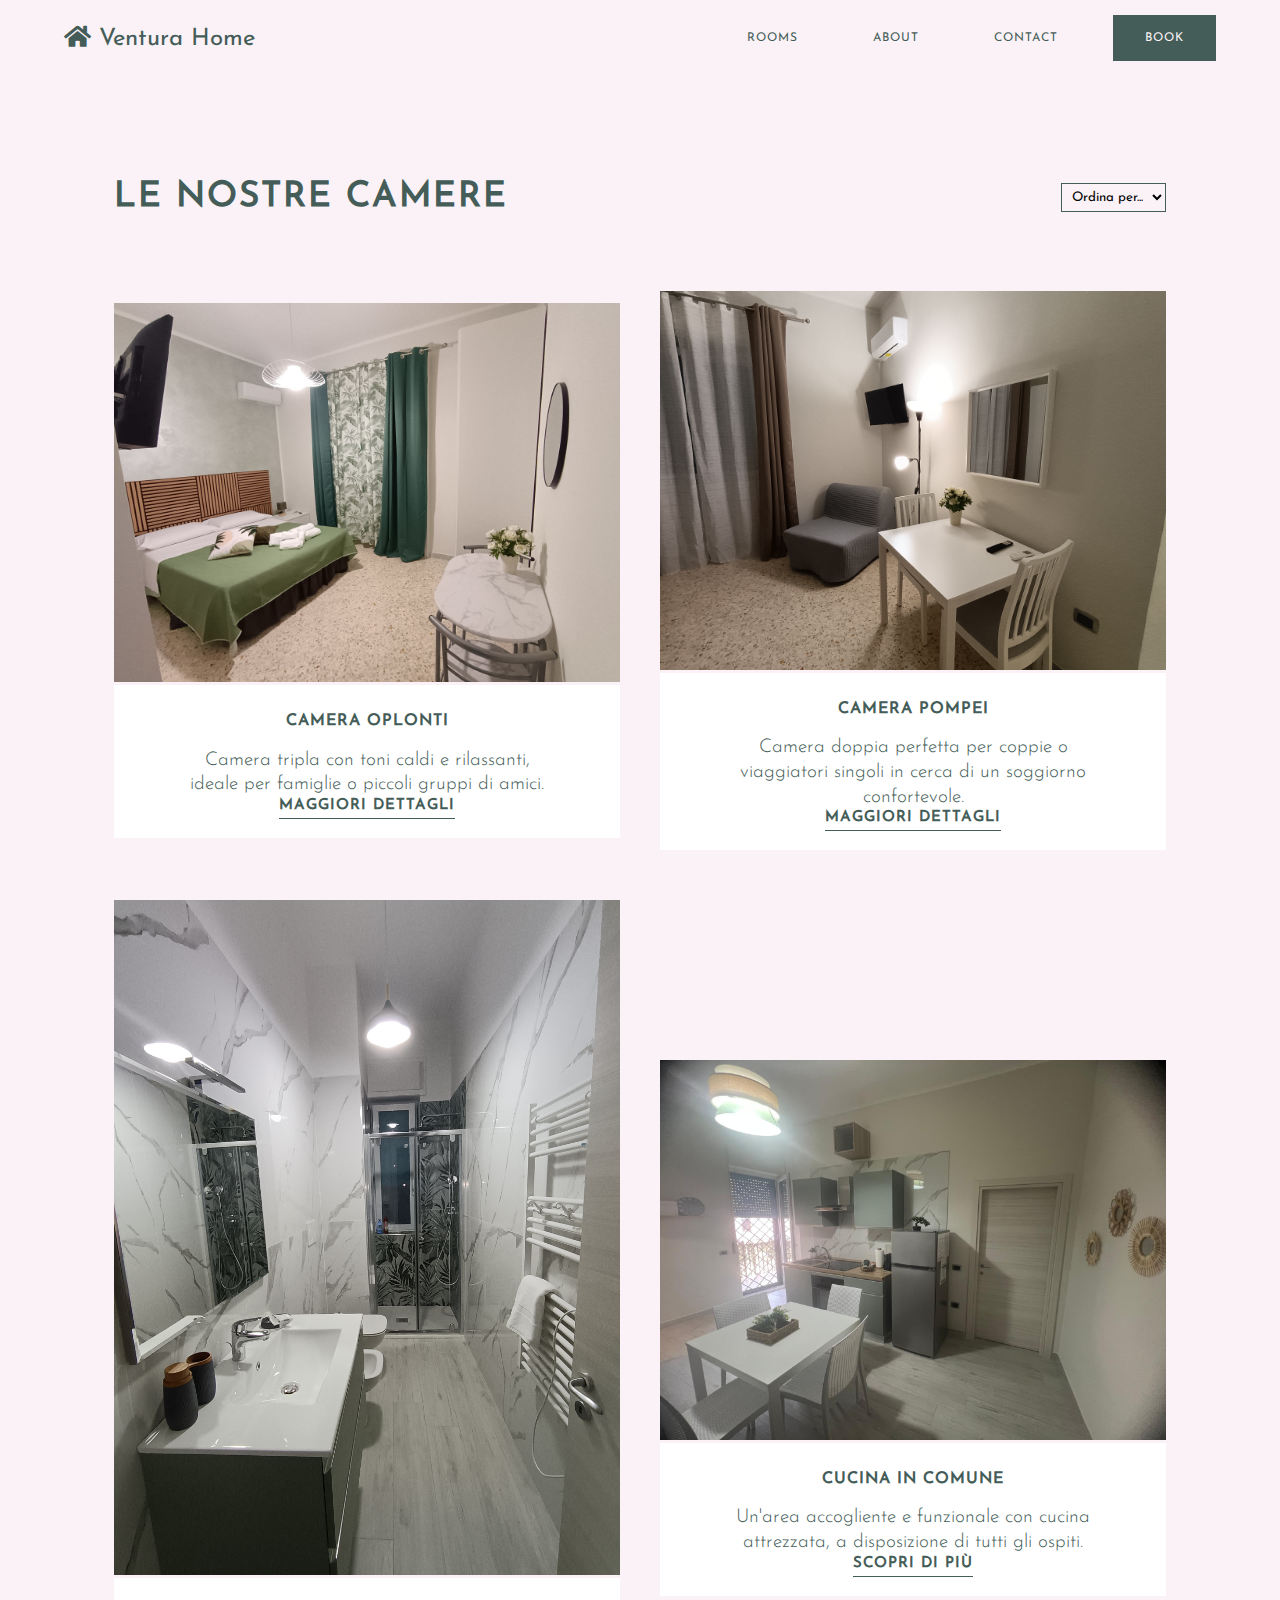
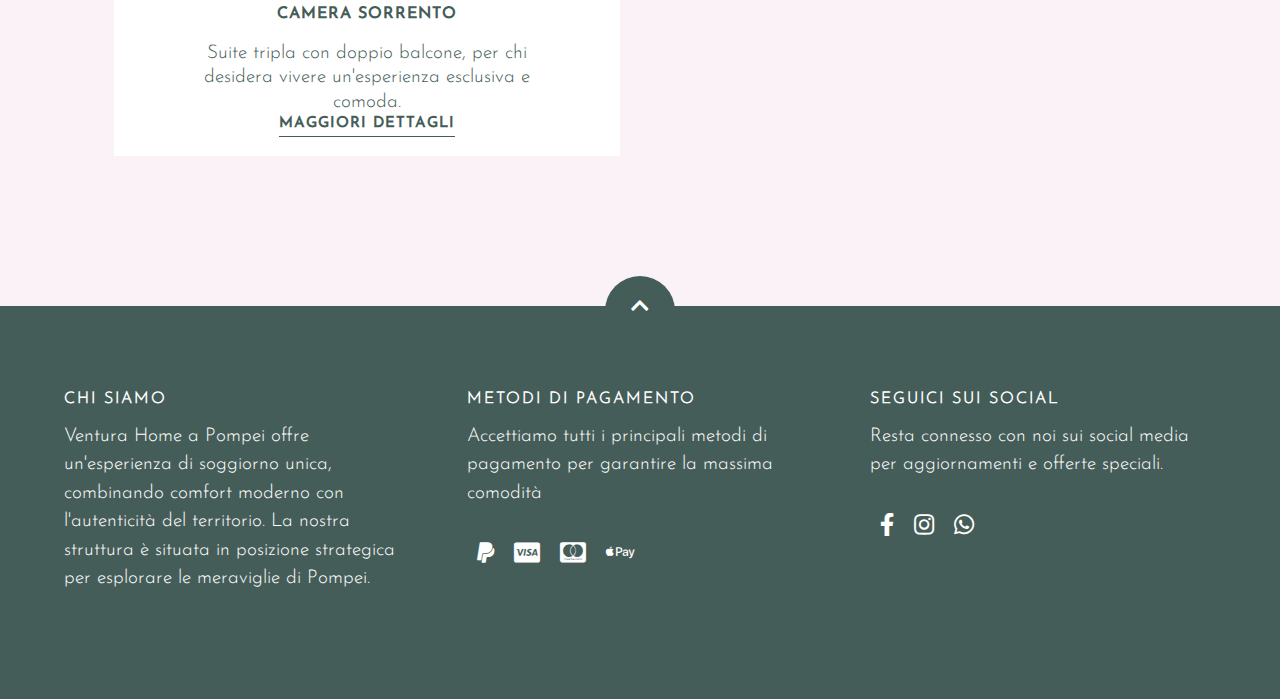
<file: rooms.html>
<!DOCTYPE html>
<html lang="it">

<head>
    <meta charset="UTF-8">
    <meta name="viewport" content="width=device-width, initial-scale=1.0">
    <title>Le Nostre Camere - Ventura Home</title>
    <link rel="stylesheet" href="https://cdnjs.cloudflare.com/ajax/libs/font-awesome/5.14.0/css/all.min.css">
    <link rel="stylesheet" href="style.css">
</head>

<body>
    <div class="container">
        <nav class="navbar">
            <a class="logo" href="index.html">
                <i class="fas fa-home" style="margin-right: 8px; color: var(--main-color);"></i>Ventura Home
            </a>
            <input type="checkbox" id="check">
            <label for="check">
                <i class="fas fa-bars" id="open"></i>
                <i class="fas fa-times" id="close"></i>
            </label>
            <ul class="nav-list">
                <li class="nav-item"><a href="rooms.html" class="nav-link">Rooms</a></li>
                <li class="nav-item"><a href="about.html" class="nav-link">About</a></li>
                <li class="nav-item"><a href="contact.html" class="nav-link">Contact</a></li>
                <li class="nav-item"><a href="rooms.html" class="nav-link book-btn">Book</a></li>
            </ul>
        </nav>
    </div>

    <section id="rooms-list" class="rooms-list">
        <div class="container container-medium">
            <div class="row row-2">
                <h2>Le Nostre Camere</h2>
                <select>
                    <option>Ordina per...</option>
                    <option>Popolarità</option>
                    <option>Nome</option>
                </select>
            </div>
            <div class="row">
                <div class="col-2">
                    <div class="room-image">
                        <img src="images/oplonti/IMG_20250730_203526.jpg" alt="Camera Oplonti">
                    </div>
                    <div class="room-info">
                        <div>
                            <h4>Camera Oplonti</h4>
                            <p>Camera tripla con toni caldi e rilassanti, ideale per famiglie o piccoli gruppi di amici.</p>
                            <a href="room-detail-1.html">Maggiori Dettagli</a>
                        </div>
                    </div>
                </div>
                <div class="col-2">
                    <div class="room-image">
                        <img src="images/pompei/IMG_20250730_203626.jpg" alt="Camera Pompei">
                    </div>
                    <div class="room-info">
                        <div>
                            <h4>Camera Pompei</h4>
                            <p>Camera doppia perfetta per coppie o viaggiatori singoli in cerca di un soggiorno confortevole.</p>
                            <a href="room-detail-2.html">Maggiori Dettagli</a>
                        </div>
                    </div>
                </div>
            </div>
            <div class="row">
                <div class="col-2">
                    <div class="room-image">
                        <img src="images/sorrento/IMG_20250730_203721.jpg" alt="Camera Sorrento">
                    </div>
                    <div class="room-info">
                        <div>
                            <h4>Camera Sorrento</h4>
                            <p>Suite tripla con doppio balcone, per chi desidera vivere un'esperienza esclusiva e comoda.</p>
                            <a href="room-detail-3.html">Maggiori Dettagli</a>
                        </div>
                    </div>
                </div>
                <div class="col-2">
                    <div class="room-image">
                        <img src="images/intro/3.jpg" alt="Cucina in comune">
                    </div>
                    <div class="room-info">
                        <div>
                            <h4>Cucina in Comune</h4>
                            <p>Un'area accogliente e funzionale con cucina attrezzata, a disposizione di tutti gli ospiti.</p>
                            <a href="room-detail-6.html">Scopri di più</a>
                        </div>
                    </div>
                </div>
            </div>
        </div>
    </section>

    <footer>
        <div class="container">
            <div class="back-to-top">
                <a href="#rooms-list"><i class="fas fa-chevron-up"></i></a>
            </div>
            <div class="footer__content row">
                <div class="col-3">
                    <h4>Chi Siamo</h4>
                    <p>Ventura Home a Pompei offre un'esperienza di soggiorno unica, combinando comfort moderno con l'autenticità del territorio. La nostra struttura è situata in posizione strategica per esplorare le meraviglie di Pompei.</p>
                </div>
                <div class="col-3">
                    <h4>Metodi di Pagamento</h4>
                    <p>Accettiamo tutti i principali metodi di pagamento per garantire la massima comodità</p>
                    <ul class="payment-methods">
                        <li><a href="#"><i class="fab fa-paypal"></i></a></li>
                        <li><a href="#"><i class="fab fa-cc-visa"></i></a></li>
                        <li><a href="#"><i class="fab fa-cc-mastercard"></i></a></li>
                        <li><a href="#"><i class="fab fa-apple-pay"></i></a></li>
                    </ul>
                </div>
                <div class="col-3">
                    <h4>Seguici sui Social</h4>
                    <p>Resta connesso con noi sui social media per aggiornamenti e offerte speciali.</p>
                    <ul class="social-icons">
                        <li><a href="https://www.facebook.com/share/16snSCF1HB/" target="_blank"><i class="fab fa-facebook-f"></i></a></li>
                        <li><a href="https://www.instagram.com/ventura.home.pompei?igsh=bG5ibWE4ajFhMGQ3" target="_blank"><i class="fab fa-instagram"></i></a></li>
                        <li><a href="https://wa.me/393288947736" target="_blank"><i class="fab fa-whatsapp"></i></a></li>
                    </ul>
                </div>
            </div>
        </div>
    </footer>
</body>

</html>
</file>
<file: style.css>
*,
*::before,
*::after {
    margin: 0;
    padding: 0;
    box-sizing: border-box;
}

@font-face {
    font-family: "Herr Von Muellerhoff";
    src: url("textfont/HerrVonMuellerhoff-Regular.ttf") format("truetype");
}

@font-face {
    font-family: "Josefin Sans Regular";
    src: url("textfont/JosefinSans-Regular.ttf") format("truetype");
}

@font-face {
    font-family: "Josefin Sans Light";
    src: url("textfont/JosefinSans-Light.ttf") format("truetype");
}

@font-face {
    font-family: "SourceSansPro Regular";
    src: url("textfont/SourceSansPro-Regular.ttf") format("truetype");
}

:root {
    --main-font-1: "Josefin Sans Regular", sans-serif;
    --main-font-2: "Josefin Sans Light", sans-serif;
    --secondary-font: "SourceSansPro Regular", sans-serif;
    --main-color: #455d58;
    --white-pinkish-color : #FAF2F7;
    --white-color: #fff;
}

/* BASIC STYLES */

html {
    color: var(--white-color);
    font-size: 10px;
    font-family: var(--main-font-1);
    scroll-behavior: smooth;
}

body {
    background-color: var(--white-pinkish-color);
}

main img {
    width: 100%;
}

section {
    padding: 8rem 0;
}

a {
    text-decoration: none;
}

p {
    font-size: 1.9rem;
    font-family: var(--main-font-2);
    line-height: 1.5;
    font-weight: 200;
}

ul {
    list-style: none;
}

h2 {
    font-size: 3.5rem;
    margin: 2rem 0;
    line-height: 1.3;
}

h3 {
    font-size: 2rem;
    margin-bottom: 1.2rem;
}

h4 {
    font-size: 1.6rem;
    font-weight: 700;
    margin-bottom: 1.6rem;
}

h2, h4 {
    text-transform: uppercase;
    letter-spacing: .2rem;
}

/* BASIC & REUSABLE CLASSES */

.heading-text {
    text-align: center;
    position: relative;
}

.heading-text::after {
    content: '';
    display: block;
    width: 10rem;
    height: .2rem;
    background-color: var(--main-color);
    margin: 0 auto;
    margin-top: 3rem;
}

.text-green {
    color: var(--main-color);
}

.text-white {
    color: var(--white-color);
}

.container {
    width: 100%;
    max-width: 120rem;
    padding: 0 2.4rem;
    margin: 0 auto;
}

.container-medium {
    max-width: 110rem;
}

.row {
    display: flex;
    align-items: center;
}

.col-2 {
    margin-bottom: 5rem;
    flex-basis: 50%;
    min-width: 30rem;
}

.col-3 {
    flex-basis: 30%;
    min-width: 25rem;
    margin-bottom: 5rem;
}

.padding-right {
    padding-right: 8rem;
}

.text-box {
    width: 100%;
    max-width: 40rem;
}

.text-box p {
    margin: 4rem 0;
}

/* BUTTONS */

.btn {
    display: inline-block;
    background: transparent;
    border: .1rem solid var(--white-color);
    border-radius: .2rem;
    cursor: pointer;
    outline: none;
    padding: 2rem 4rem;
    text-transform: uppercase;
    font-family: inherit;
    font-size: 1.2rem;
    font-weight: 400;
    letter-spacing: .2rem;
    overflow: hidden;
    position: relative;
}

.btn-green {
    color: var(--white-color);
    transition: color .5s;
    z-index: 100;
}

.btn-white {
    border: 1px solid var(--main-color);
    color: var(--main-color);
    transition: color .5s;
    z-index: 100;
}

.btn-green::before,
.btn-white::before {
    content: '';
    position: absolute;
    top: 0;
    left: -10%;
    width: 0;
    height: 100%;
    transform: skewX(25deg);
    z-index: -1;
    transition: width .7s;
}

.btn-green::before {
    background-color: var(--white-color);
}

.btn-white::before {
    background-color: var(--main-color);
}

.btn-green:hover{
    color: var(--main-color);
}

.btn-white:hover {
    color: var(--white-color);
}

.btn-green:hover::before,
.btn-white:hover::before {
    width: 120%;
}

/* HEADER */

header {
    height: 100vh;
}

.navbar {
    background-color: var(--white-pinkish-color   );
    display: flex;
    justify-content: space-between;
    align-items: center;
    padding: 2rem 0;
    height: 7.5rem;
}

.logo {
    font-family: var(--main-font-1);
    font-size: 2.4rem;
    color: var(--main-color);
}

.nav-list {
    display: flex;
}

.nav-item:not(:last-child) {
    margin-right: 3.5rem;
}

.nav-link {
    border: none;
    outline: none;
    text-transform: uppercase;
    font-size: 1.2rem;
    color: var(--main-color);
    letter-spacing: .1rem;
    padding: 1rem 2rem;
    position: relative;
}

.nav-link::before {
    content: '';
    position: absolute;
    left: 0;
    bottom: 0;
    height: .2rem;
    width: 100%;
    background-color: rgba(69, 93, 88, 0.65);
    transform: scaleX(0);
    transform-origin: right;
    transition: transform .4s linear; 
}

.nav-link:hover::before {
    transform: scaleX(1);
    transform-origin: left;
}

label {
    display: none;
}

label #open,
label #close {
    color: var(--main-color);
    font-size: 2.2rem;
    line-height: 8rem;
    cursor: pointer;
    display: none;
}

label #close {
    color: var(--white-pinkish-color);
}

#check {
    display: none;
}

.book-btn {
    border: .2rem solid transparent;
    background-color: var(--main-color);
    color: var(--white-pinkish-color);
    padding: 1.5rem 3rem;
    transition: all .3s ease;
}

.book-btn:hover {
    background-color: transparent;
    border: .2rem solid var(--main-color);
    color: var(--main-color);
}

.book-btn:hover::before {
    transform: scaleX(0);
}

.hero {
    background-image: linear-gradient(to right bottom, rgba(40, 180, 133, 0.8), rgb(69, 93, 88, 0.5)), url("images/hero-bg.jpg");
    background-size: cover;
    background-position: center;
    height: calc(100vh - 7.5rem);
    clip-path: polygon(0 0, 100% 0, 100% 75vh, 0 100%);
    position: relative;
}

.hero__text-box {
    position: absolute;
    top: 50%;
    transform: translateY(-50%);
}

.hero__text {
    text-transform: uppercase;
    color: var(--white-color);
    font-size: 5.4rem;
    letter-spacing: .2rem;
    line-height: 1.4;
    margin-bottom: 5rem;
}

.hero__text span {
    display: block;
}

/* INFO SECTION */

.info-text {
    margin-bottom: 3rem;
    font-family: var(--main-font-2);
}

.image-group img {
    width: 100%;
}

.image-group {
    display: grid;
    grid-template-columns: repeat(2, 1fr);
    column-gap: 1.5rem;
}

/* ROOMS SECTION */

.rooms {
    background-color: var(--main-color);
}

/* RESTAURANT SECTION */

.restaurant {
    color: var(--main-color);
}

/* SPA SECTION */

.spa {
    background-color: var(--main-color);
}

/* TESTIMONIALS SECTION */

.testimonials {
    color: var(--main-color);
    padding: 5rem 0;
}

.fas.fa-quote-left {
    font-size: 3.4rem;
}

.slider-box {
    text-align: center;
    padding: 4rem 2rem;
}

.slider-box img {
    width: 5rem;
    margin-top: 2rem;
    border-radius: 50%;
    margin: 0 auto;
}

.slider-box p {
    margin: 3rem 0;
}

.slider-box h3 {
    margin: 1.5rem 0;
    font-size: 1.8rem;
}

.slider {
    max-width: 60rem;
    margin: 0 auto;
}

.rating {
    margin: 3rem 0;
}

.fa-star {
    color: #ffba00;
}

/* FOOTER SECTION */

footer {
    background-color: var(--main-color);
    font-family: var(--main-font-2);
    padding: 7rem 0 4rem;
    position: relative;
}

.back-to-top {
    text-align: center;
    background-color: var(--main-color);
    border-radius: 50%;
    position: absolute;
    top: -3rem;
    left: 50%;
    width: 7rem;
    height: 7rem;
    transform: translateX(-50%);
}

.back-to-top i {
    display: block;
    color: var(--white-color);
    font-size: 2rem;
    padding: 2rem;
    animation-name: showsUp;
    animation-duration: 2s;
    animation-iteration-count: infinite;
}

.footer__content {
    align-items: flex-start;
    justify-content: space-between;
    padding: 1.5rem 0;
}

.social-icons,
.payment-methods {
    margin-top: 2.5rem;
    display: flex;
}

.social-icons i,
.payment-methods i {
    font-size: 2.3rem;
    color: var(--white-color);
    padding: .8rem 1rem;
}

.footer__content a:hover {
    opacity: .5;
}

/*                    ROOMS PAGE                   */

.rooms-list {
    color: var(--main-color);
    padding: 0;
    padding-bottom: 10rem;
}

.row-2 {
    justify-content: space-between;
    flex-wrap: wrap;
    margin: 8rem auto 5rem;
    flex-direction: row !important;
}

.rooms-list select {
    padding: .6rem;
    border: .1rem solid var(--main-color);
    outline: none;
    background: transparent;
    font-family: var(--main-font-1);
}

.rooms-list img,
.our-menu img {
    width: 100%;
}

.rooms-list .col-2:not(:last-child) {
    margin-right: 4rem;
}

.room-info {
    text-align: center;
    padding: 1rem;
    background-color: var(--white-color);
}

.room-info div {
    max-width: 40rem;
    margin: 0 auto;
    padding: 1.5rem;
}

.room-info h4 {
    letter-spacing: 1px;
    line-height: 1.4;
}

.room-info p {
    line-height: 1.3;
    font-family: var(--main-font-2);
}

.room-info a {
    color: var(--main-color);
    border-bottom: 1px solid var(--main-color);
    font-size: 1.5rem;
    font-weight: 700;
    text-transform: uppercase;
    letter-spacing: 1px;
    padding-bottom: .5rem;
}

.price {
    font-size: 2rem;
    margin: 1.5rem;
}

.price span {
    font-size: 3.5rem;
}

/*                    RESTAURANT PAGE                   */

.our-menu {
    color: var(--main-color);
    font-family: var(--main-font-2);
    padding-bottom: 10rem;
}

.our-menu .row {
    justify-content: space-between;
}

.menu-header,
.spa-header {
    text-align: center;
    max-width: 57rem;
    width: 100%;
    margin: auto;
    margin-bottom: 5rem;
}

.menu-header h2 {
    font-family: var(--main-font-1);
}

.menu-table .col-2 {
    padding: 2rem 2rem 0 2rem;
}

.menu-table .col-2 div {
    margin-bottom: 4rem;
}

/*                    ABOUT PAGE                   */

.excellent-service {
    background: url("images/excellent-img.jpg") center no-repeat;
    background-size: cover;
    min-height: 65vh;
}

.excellent-service .container {
    display: flex;
    align-items: center;
    justify-content: center;
    text-align: center;
}

.headlines {
    padding-top: 5rem;
}

.sub-headline {
    font-size: 8.5rem;
    font-family: "Herr Von Muellerhoff", cursive;
    color: #55917f;
    font-weight: 100;
    line-height: .4;
    letter-spacing: 2px;
    text-transform: capitalize;
}

.sub-headline::first-letter {
    text-transform: uppercase;
    font-size: 10.3rem;
}

.features .row {
    justify-content: space-between;
}

.features {
    background-color: var(--main-color);
}

.features i {
    color: #ce8571;
    font-size: 2.8rem;
    margin-bottom: 1.5rem;
}

.features h4 {
    text-transform: capitalize;
    font-weight: 500;
    font-size: 2rem;
    letter-spacing: 0;
}

.features p {
    font-family: var(--main-font-2);
}

.brands {
    padding: 5rem 0;
}

.brands .slider-box img {
    width: 20rem;
    margin-top: 2rem;
    border-radius: none;
    margin: 0 auto;
}

/*                     CONTACT PAGE                   */

.contact {
    color: var(--main-color);
}

.contact h3 {
    font-family: var(--main-font-2);
}

.contact .col-2:first-child {
    margin-right: 8rem;
}

.contact .col-2 div {
    margin-bottom: 3rem;
}

.contact input, textarea {
    display: block;
    width: 100%;
    background: transparent;
    border: 1px solid rgba(0,0,0,.18);
    outline: none;
    padding: 1.7rem 1.5rem;
    font-family: var(--main-font-2);
    font-size: 1.8rem;
    margin-bottom: 3rem;
    transition: all .5s;
}

textarea {
    resize: none;
    height: 20rem;
}

/*                    SPA PAGE                   */

.spa-header {
    color: var(--main-color);
    margin-bottom: 8rem;
}

.spa-header .headline {
    color: var(--main-color);
}

.section-spa .col-3 img {
    width: 100%;
    transform: scale(1.15);
}

.section-spa .col-3 {
    flex: 1;
    margin-bottom: 0;
    overflow: hidden;
}

.section-spa .fa-spa,
.our-menu .fa-utensils {
    font-size: 4rem;
}

.button-container {
    text-align: center;
    padding: 10rem 0;
}

/* MEDIA QUERIES */

@media screen and (max-width: 1000px) {
    .nav-item:not(:last-child) {
        margin-right: 2rem;
    }
}

@media screen and (max-width: 900px) {
    .nav-item:not(:last-child) {
        margin-right: 0;
    }

    p {
        font-size: 1.7rem;
    }

    label {
        display: block;
    }

    label #open {
        display: block;
    }

    .nav-list {
        position: fixed;
        top: 0;
        left: -100%;
        width: 100%;
        height: 100vh;
        background-color: var(--main-color);
        flex-direction: column;
        justify-content: center;
        text-align: center;
        z-index: 1000;
        transition: all .5s;
    }

    #check:checked ~ .nav-list {
        left: 0;
    }

    #check:checked ~ label #open {
        display: none;
    } 

    #check:checked ~ label #close {
        display: block;
        position: relative;
        z-index: 100000;
    }

    .nav-item {
        display: block;
        margin: 2.5rem 0;
    }

    .nav-link {
        color: var(--white-pinkish-color);
    }

    .book-btn {
        border: .2rem solid transparent;
        background-color: transparent;
        transition: all .3s;
    }
    
    .book-btn:hover {
        border: .2rem solid var(--white-color);
        color: var(--white-pinkish-color);
        opacity: 1;
    }

    footer .row {
        flex-direction: column;
    }
}

@media screen and (max-width: 800px) {
    h2 {
        font-size: 3.2rem;
    }

    .hero__text {
        font-size: 4.8rem;
    }

    .row {
        flex-direction: column;
    }

    .menu-table .col-2:first-child {
        margin-bottom: 0;
    }

    .contact .row {
        align-items: stretch;
    }

    .rooms-list .row {
        flex-direction: row;
    }

    .col-2 {
        padding-right: 0;
    }

    .text-box {
        margin-right: auto;
    }

    .column-reverse {
        flex-direction: column-reverse;
    }

    footer .col-4 {
        margin-bottom: 3rem;
    }

    .footer__content-about h4 {
        text-align: left;
    }

    .contact .col-2:first-child {
        margin-right: 0;
    }
}

@media screen and (max-width: 768px) {
    .rooms-list .row {
        flex-direction: column;
    }

    .rooms-list .col-2:not(:last-child) {
        margin-right: 0;
    }
}

/* ANIMATIONS */

@keyframes showsUp {
    0% {
        opacity: 0;
    }

    50% {
        opacity: 1;
    }

    100% {
        opacity: 0;
        transform: translateY(-1rem);
    }
}
</file>
